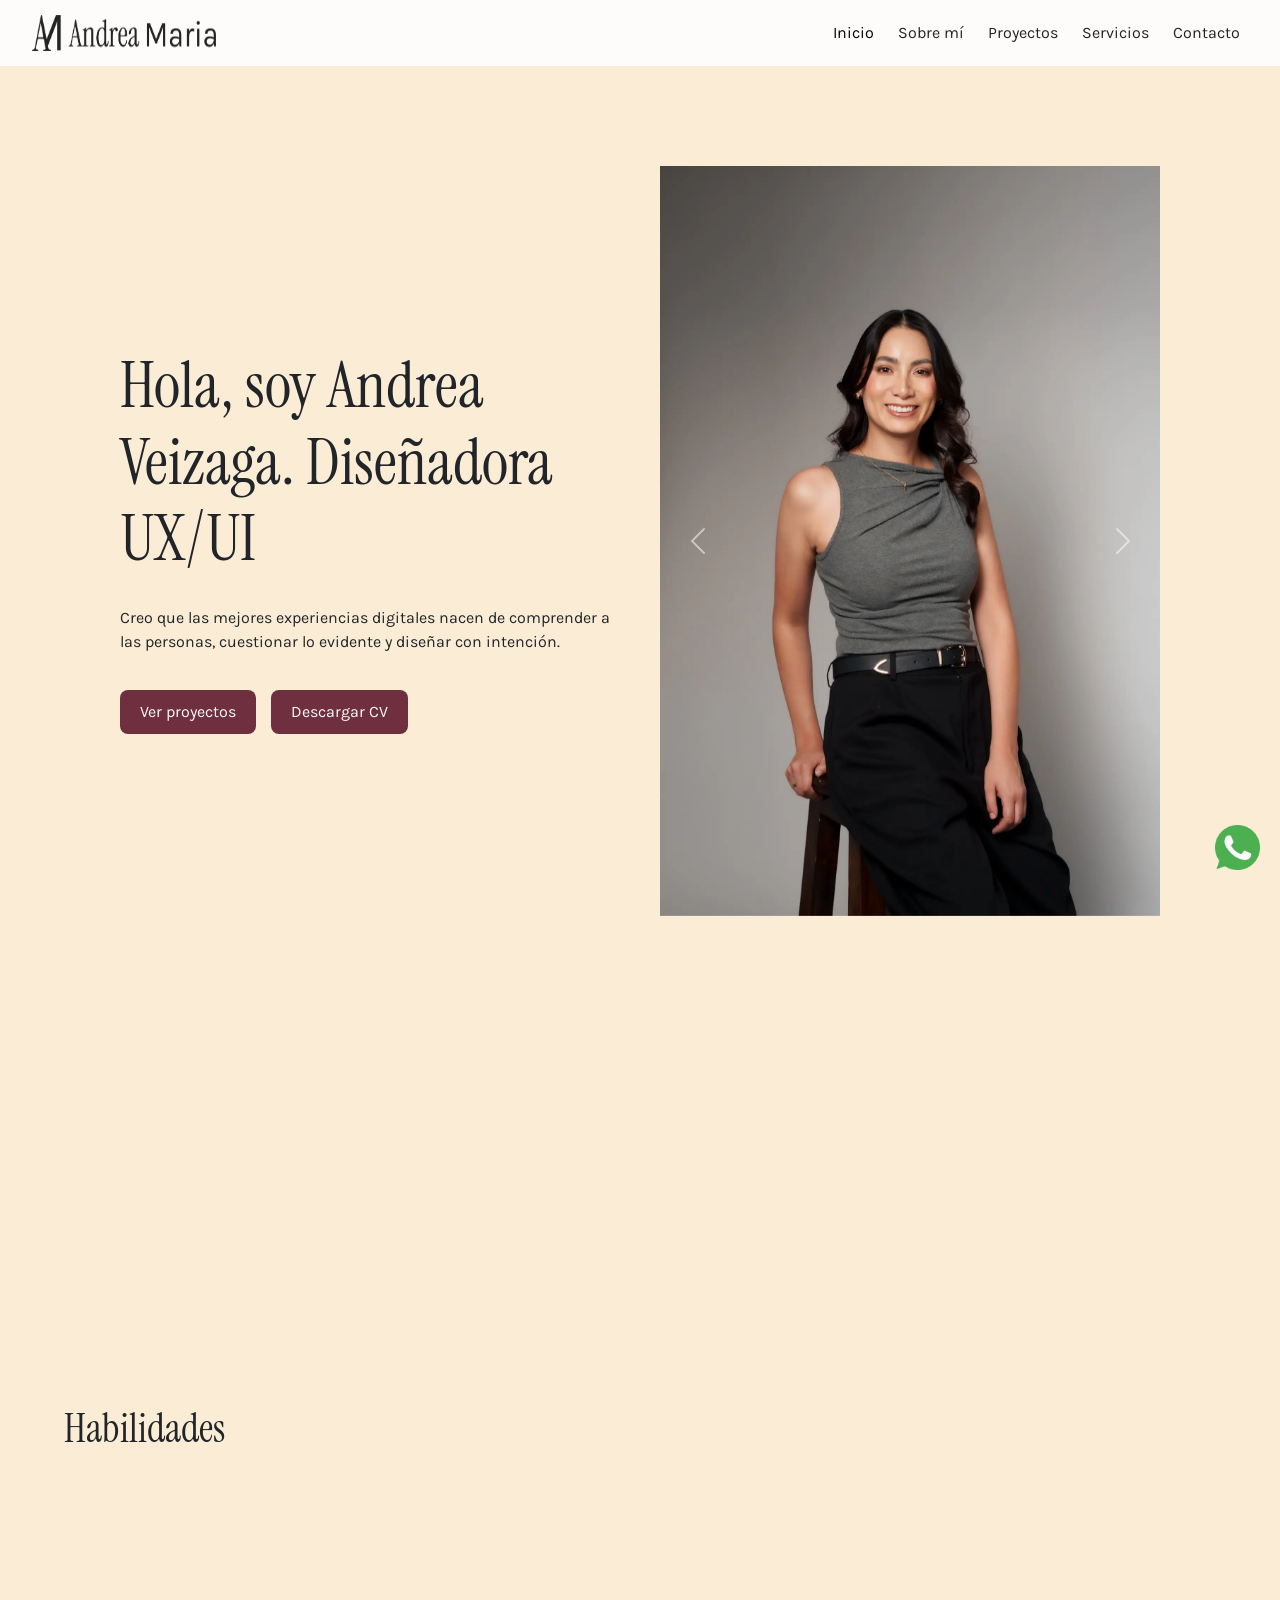
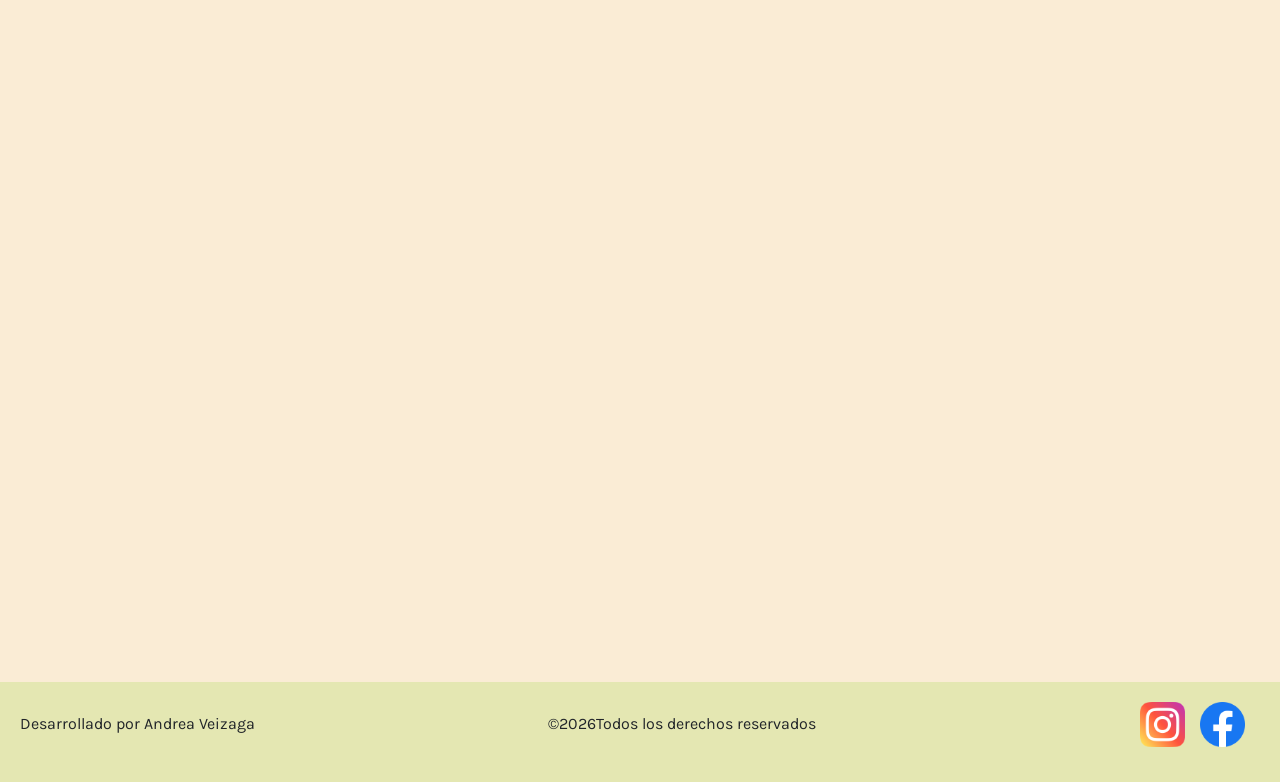
<file: index.html>
<!DOCTYPE html>
<html lang="es">

<head>
  <meta charset="UTF-8">
  <meta name="viewport" content="width=device-width, initial-scale=1.0">
  <!-- bootstrap -->
  <link href="https://cdn.jsdelivr.net/npm/bootstrap@5.3.8/dist/css/bootstrap.min.css" rel="stylesheet"
    integrity="sha384-sRIl4kxILFvY47J16cr9ZwB07vP4J8+LH7qKQnuqkuIAvNWLzeN8tE5YBujZqJLB" crossorigin="anonymous">
  <!--  AOS Animate-->
  <link href="https://unpkg.com/aos@2.3.1/dist/aos.css" rel="stylesheet">
  <!-- CSS -->
  <link rel="stylesheet" href="./styles/styles.css">
  <!-- SEO -->
  <title>Andrea Veizaga | Diseñadora UX/UI</title>
  <link rel="shortcut icon" href="./assets/favicon.png" type="image/x-icon">
  <meta name="description" content="Portfolio de Andrea Veizaga, diseñadora UX/UI. Conoce mis proyectos de investigación, UX Writing, diseño de interfaces y prototipado.">
  <meta name="author" content="Andrea Veizaga">
  <meta name="url" content="https://portfolio-andrea-veizaga.vercel.app/">
  <!-- opengrapgs -->
  <meta property="og:title" content="Andrea Veizaga | Diseñadora UX/UI">
  <meta property="og:description" content="Portfolio de Andrea Veizaga, diseñadora UX/UI. Conoce mis proyectos de investigación, UX Writing, diseño de interfaces y prototipado.">
  <meta property="og:type" content="website">
  <meta property="og:url" content="https://portfolio-andrea-veizaga.vercel.app/">
  <meta property="og:image" content="https://raw.githubusercontent.com/andreaveizagatapia-hub/Portfolio-Andrea-Veizaga/refs/heads/main/assets/logo_princpal.png">
  <meta property="og:locale" content="es_BO">
  <!-- Keywords -->
   <meta name="keywords" content="Andrea Veizaga, diseñadora UX/UI, UX UI Bolivia, diseño UX, diseño UI, UX Research, UX Writing, portfolio UX/UI">
</head>

<body>
  <header>
    <nav class="navbar navbar-expand-lg">
      <div class="container-fluid">
        <a class="navbar-brand" href="./index.html">
          <img class="logo" src="./assets/logo_princpal.png" alt="logo de marca personal Andrea Maria Veizaga"
            title="logo de Andrea Veizaga">
        </a>
        <button class="navbar-toggler" type="button" data-bs-toggle="collapse" data-bs-target="#navbarNav"
          aria-controls="navbarNav" aria-expanded="false" aria-label="Abrir menú">
          <span class="navbar-toggler-icon"></span>
        </button>
        <div class="collapse navbar-collapse" id="navbarNav">
          <ul class="navbar-nav ms-auto">
            <li class="nav-item">
              <a class="nav-link active" href="#" aria-label="Inicio" title="Inicio">Inicio</a>
            </li>
            <li class="nav-item">
              <a class="nav-link" href="./pages/sobremi.html" aria-label="Sobre mí" title="Sobre mí">Sobre mí</a>
            </li>
            <li class="nav-item">
              <a class="nav-link" href="./pages/proyectos.html" aria-label="Proyectos" title="Proyectos">Proyectos</a>
            </li>
            <li class="nav-item">
              <a class="nav-link" href="./pages/servicios.html" aria-label="Servicios" title="Servicios">Servicios</a>
            </li>
            <li class="nav-item">
              <a class="nav-link" href="./pages/contacto.html" aria-label="Contacto" title="Contacto">Contacto</a>
            </li>
          </ul>
        </div>
      </div>
    </nav>
  </header>
  <main>
    <section class="hero">
      <div class="herotexto">
        <h1>Hola, soy Andrea Veizaga. Diseñadora UX/UI</h1>
        <p>Creo que las mejores experiencias digitales nacen de comprender a las personas, cuestionar lo evidente y
          diseñar con intención. </p>
        <nav>
          <a href="./pages/proyectos.html">Ver proyectos</a>
          <a href="./assets/cv.pdf" download="">Descargar CV</a>
        </nav>
      </div>
      <!-- carrusel -->
      <div id="carouselExampleInterval" class="carousel slide fotohero" data-bs-ride="carousel">
        <div class="carousel-inner">
          <div class="carousel-item active" data-bs-interval="5000">
            <img src="./assets/Fotos/fotoinicio.webp" class="d-block w-100 fotoinicio"
              alt="fotografía de Andrea Veizaga de costado" title="Fotografía Andrea Veizaga">
          </div>
          <div class="carousel-item" data-bs-interval="5000">
            <img src="./assets/Fotos/fotoinicio1.webp" class="d-block w-100 fotoinicio"
              alt="fotografía de Andrea Veizaga sentada" title="Fotografía Andrea Veizaga"> 
          </div>
          <div class="carousel-item" data-bs-interval="5000">
            <img src="./assets/Fotos/fotoinicio2.webp" class="d-block w-100 fotoinicio"
              alt="fotografía de Andrea Veizaga con una computadora" title="Fotografía Andrea Veizaga">
          </div>
        </div>
        <button class="carousel-control-prev" type="button" data-bs-target="#carouselExampleInterval"
          data-bs-slide="prev">
          <span class="carousel-control-prev-icon" aria-hidden="true"></span>
          <span class="visually-hidden">Anterior</span>
        </button>
        <button class="carousel-control-next" type="button" data-bs-target="#carouselExampleInterval"
          data-bs-slide="next">
          <span class="carousel-control-next-icon" aria-hidden="true"></span>
          <span class="visually-hidden">Siguiente</span>
        </button>
      </div>
    </section>
    <section>
      <article class="biografia" data-aos="fade-up" data-aos-duration="2000">
        <h2>Biografía</h2>
        <p class="textobio">
          Mi camino hacia UX/UI comenzó mucho antes de aprender a diseñar productos digitales. Mi experiencia me enseñó
          a comprender las necesidades de las personas, alinear objetivos y buscar soluciones desde una perspectiva
          estratégica del negocio.
          Fue en UX/UI donde descubrí la forma de conectar esa visión con el diseño para crear experiencias claras,
          útiles y con propósito. Hoy disfruto diseñando productos digitales que generen valor tanto para las personas
          como para el negocio.
        </p>
      </article>
    </section>
    <section class="habilidades">
      <article>
        <h2>Habilidades</h2>
      </article>
      <article>
        <ul class="lista_habilidades">
          <li data-aos="fade-up" data-aos-anchor-placement="bottom-bottom">Investigación de usuarios (UX Research)</li>
          <li data-aos="fade-up" data-aos-anchor-placement="bottom-bottom">Entrevistas y encuestas</li>
          <li data-aos="fade-up" data-aos-anchor-placement="bottom-bottom"> Testeos de usabilidad</li>
          <li data-aos="fade-up" data-aos-anchor-placement="bottom-bottom">Arquitectura de la información</li>
          <li data-aos="fade-up" data-aos-anchor-placement="bottom-bottom">User Persona</li>
          <li data-aos="fade-up" data-aos-anchor-placement="bottom-bottom">User Journey Map</li>
          <li data-aos="fade-up" data-aos-anchor-placement="bottom-bottom">Wireframing y prototipado en Figma</li>
          <li data-aos="fade-up" data-aos-anchor-placement="bottom-bottom">Diseño de interfaces (UI)</li>
          <li data-aos="fade-up" data-aos-anchor-placement="bottom-bottom">UX Writing</li>
        </ul>
      </article>
    </section>
  </main>
  <footer>
    <p>Desarrollado por Andrea Veizaga</p>
    <p>&copy;<span id="year"></span>Todos los derechos reservados</p>
    <nav class="footernav">
      <ul class="rss">
        <li>
          <a href="https://www.instagram.com/andreamaria.vt/" target="_blank" title="Instagram" aria-label="Instagram">
            <img class="logo_rss" src="./assets/logos/instagram.png" alt="Logo de instagram"
              title="logo de instagram">
          </a>
        </li>
        <li>
          <a href="https://www.facebook.com/andrea.veizagatapia" target="_blank" title="Facebook" aria-label="Facebook">
            <img class="logo_rss" src="./assets/logos/facebook.png" alt="Logo de Facebook" title="logo de Facebook">
          </a>
        </li>
        <li>
          <a href="https://wa.me/+59176989090" target="_blank" title="WhatsApp" aria-label="WhatsApp">
            <img class="logo_ws" src="./assets/logos/whatsapp.png" alt="Logo de WhatsApp" title="logo de WhatsApp">
          </a>
        </li>
      </ul>
    </nav>
  </footer>
  <script>
    document.getElementById('year').textContent = new Date().getFullYear();
  </script>
  <!-- Bootstrap -->
  <script src="https://cdn.jsdelivr.net/npm/bootstrap@5.3.8/dist/js/bootstrap.bundle.min.js"
    integrity="sha384-FKyoEForCGlyvwx9Hj09JcYn3nv7wiPVlz7YYwJrWVcXK/BmnVDxM+D2scQbITxI"
    crossorigin="anonymous"></script>
  <!-- AOS Animated -->
   <script src="https://unpkg.com/aos@2.3.1/dist/aos.js"></script>
   <script>
    AOS.init();
   </script>
</body>

</html>
</file>
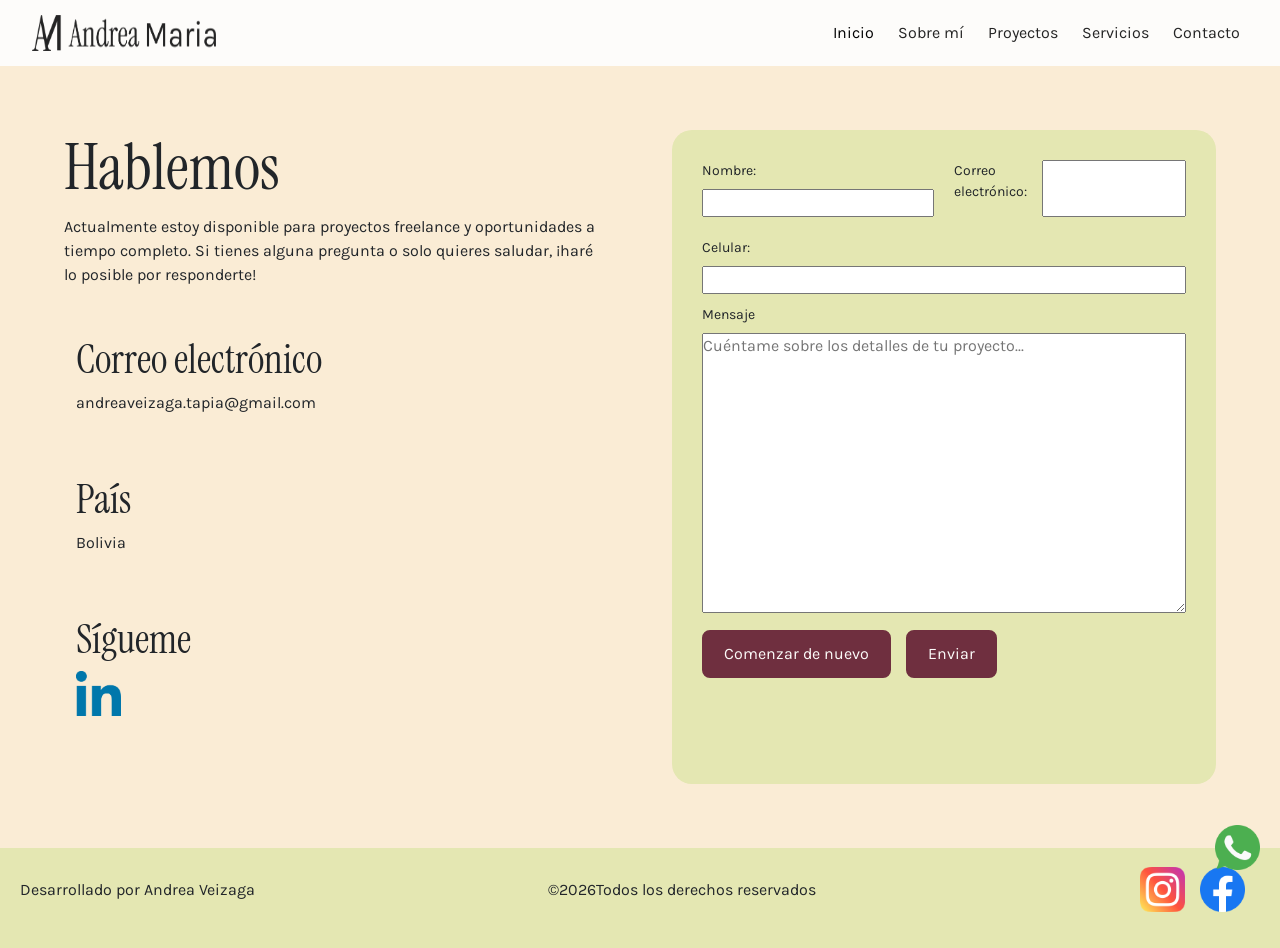
<file: pages/contacto.html>
<!DOCTYPE html>
<html lang="es">

<head>
    <meta charset="UTF-8">
    <meta name="viewport" content="width=device-width, initial-scale=1.0">
    <!-- Bootstrap -->
    <link href="https://cdn.jsdelivr.net/npm/bootstrap@5.3.8/dist/css/bootstrap.min.css" rel="stylesheet"
        integrity="sha384-sRIl4kxILFvY47J16cr9ZwB07vP4J8+LH7qKQnuqkuIAvNWLzeN8tE5YBujZqJLB" crossorigin="anonymous">
    <!-- css -->
    <link rel="stylesheet" href="../styles/styles.css">
    <!-- SEO -->
    <title>Contacto | Andrea Veizaga</title>
    <link rel="shortcut icon" href="../assets/favicon.png" type="image/x-icon">
    <meta name="description" content="Contacta a Andrea Veizaga, diseñadora UX/UI interesada en oportunidades laborales de tiempo completo.">
    <meta property="og:title" content="Contacto | Andrea Veizaga">
    <meta property="og:description" content="¿Hablamos? Contacta a Andrea Veizaga, diseñadora UX/UI disponible para oportunidades a tiempo completo y proyectos freelance.">
    <meta property="og:type" content="website">
    <meta property="og:url" content="https://portfolio-andrea-veizaga.vercel.app/pages/contacto.html">
    <meta property="og:locale" content="es_BO">
    <meta property="og:site_name" content="Andrea Veizaga | Portfolio UX/UI">
    <!-- keywords -->
     <meta name="keywords" content="contacto diseñadora UX/UI, Andrea Veizaga, diseñadora UX/UI Bolivia, oportunidades UX/UI, trabajo UX/UI, diseñadora UX/UI freelance">
</head>

<body>
    <header>
        <nav class="navbar navbar-expand-lg">
            <div class="container-fluid">
                <a class="navbar-brand" href="../index.html">
                    <img class="logo" src="../assets/logo_princpal.png"
                        alt="logo de marca personal Andrea Maria Veizaga" title="logo de Andrea Veizaga">
                </a>
                <button class="navbar-toggler" type="button" data-bs-toggle="collapse" data-bs-target="#navbarNav"
                    aria-controls="navbarNav" aria-expanded="false" aria-label="Abrir menú">
                    <span class="navbar-toggler-icon"></span>
                </button>
                <div class="collapse navbar-collapse" id="navbarNav">
                    <ul class="navbar-nav ms-auto">
                        <li class="nav-item">
                            <a class="nav-link active" href="../index.html" aria-label="Inicio"
                                title="Inicio">Inicio</a>
                        </li>
                        <li class="nav-item">
                            <a class="nav-link" href="./sobremi.html" aria-label="Sobre mí" title="Sobre mí">Sobre
                                mí</a>
                        </li>
                        <li class="nav-item">
                            <a class="nav-link" href="./proyectos.html" aria-label="Proyectos"
                                title="Proyectos">Proyectos</a>
                        </li>
                        <li class="nav-item">
                            <a class="nav-link" href="./servicios.html" aria-label="Servicios"
                                title="Servicios">Servicios</a>
                        </li>
                        <li class="nav-item">
                            <a class="nav-link" href="#" aria-label="Contacto" title="Contacto">Contacto</a>
                        </li>
                    </ul>
                </div>
            </div>
        </nav>
    </header>
    <main class="contacto">
        <section class="info_contacto">
            <h1>Hablemos</h1>
            <p>Actualmente estoy disponible para proyectos freelance y oportunidades a tiempo completo.
                Si tienes alguna pregunta o solo quieres saludar, ¡haré lo posible por responderte!</p>
            <ul class="datos">
                <li>
                    <h2>Correo electrónico</h2>
                    <p>andreaveizaga.tapia@gmail.com</p>
                </li>
                <li>
                    <h2>País</h2>
                    <p>Bolivia</p>
                </li>
                <li>
                    <h2>Sígueme</h2>
                    <nav>
                        <a href="https://www.linkedin.com/in/andreaveizagatapia/" target="_blank" title="Linkedin"
                            aria-label="Linkedin">
                            <img class="logo_rss" src="../assets/logos/logolinkedin.png" alt="logo de Linkedin"
                                title="logo de Linkedin">
                        </a>
                    </nav>
                </li>
            </ul>
        </section>
        <form class="formulario">
            <div class="fila_form">
                <div>
                    <label for="nombre">Nombre:</label>
                    <input class="campo_form" type="text">
                </div>
                <div>
                    <label for="correo">Correo electrónico:</label>
                    <input class="campo_form" type="email" name="" id="">
                </div>
            </div>
            <div>
                <label for="celular">Celular:</label>
                <input class="campo_form" type="tel" name="" id="">
            </div>
            <div>
                <label for="Mensaje:">Mensaje</label>
                <textarea class="campo_form" name="mensaje" id="mensaje"
                    placeholder="Cuéntame sobre los detalles de tu proyecto..."></textarea>
            </div>
            <div>
                <input class="boton_formulario" type="reset" value="Comenzar de nuevo">
                <input class="boton_formulario" type="submit" value="Enviar">
            </div>
        </form>
    </main>
    <footer>
        <p>Desarrollado por Andrea Veizaga</p>
        <p>&copy;<span id="year"></span>Todos los derechos reservados</p>
        <nav class="footernav">
            <ul class="rss">
                <li>
                    <a href="https://www.instagram.com/andreamaria.vt/" target="_blank" title="Instagram"
                        aria-label="Instagram">
                        <img class="logo_rss" src="../assets/logos/instagram.png" alt="Logo de instagram"
                            title="logo de instagram">
                    </a>
                </li>
                <li>
                    <a href="https://www.facebook.com/andrea.veizagatapia" target="_blank" title="Facebook"
                        aria-label="Facebook">
                        <img class="logo_rss" src="../assets/logos/facebook.png" alt="Logo de Facebook"
                            title="logo de Facebook">
                    </a>
                </li>
                <li>
                    <a href="https://wa.me/+59176989090" target="_blank" title="WhatsApp" aria-label="WhatsApp">
                        <img class="logo_ws" src="../assets/logos/whatsapp.png" alt="Logo de WhatsApp"
                            title="logo de WhatsApp">
                    </a>
                </li>
            </ul>
        </nav>
    </footer>
    <script>
        document.getElementById('year').textContent = new Date().getFullYear();
    </script>
    <!-- Bootstrap -->
    <script src="https://cdn.jsdelivr.net/npm/bootstrap@5.3.8/dist/js/bootstrap.bundle.min.js"
        integrity="sha384-FKyoEForCGlyvwx9Hj09JcYn3nv7wiPVlz7YYwJrWVcXK/BmnVDxM+D2scQbITxI"
        crossorigin="anonymous"></script>
</body>

</html>
</file>
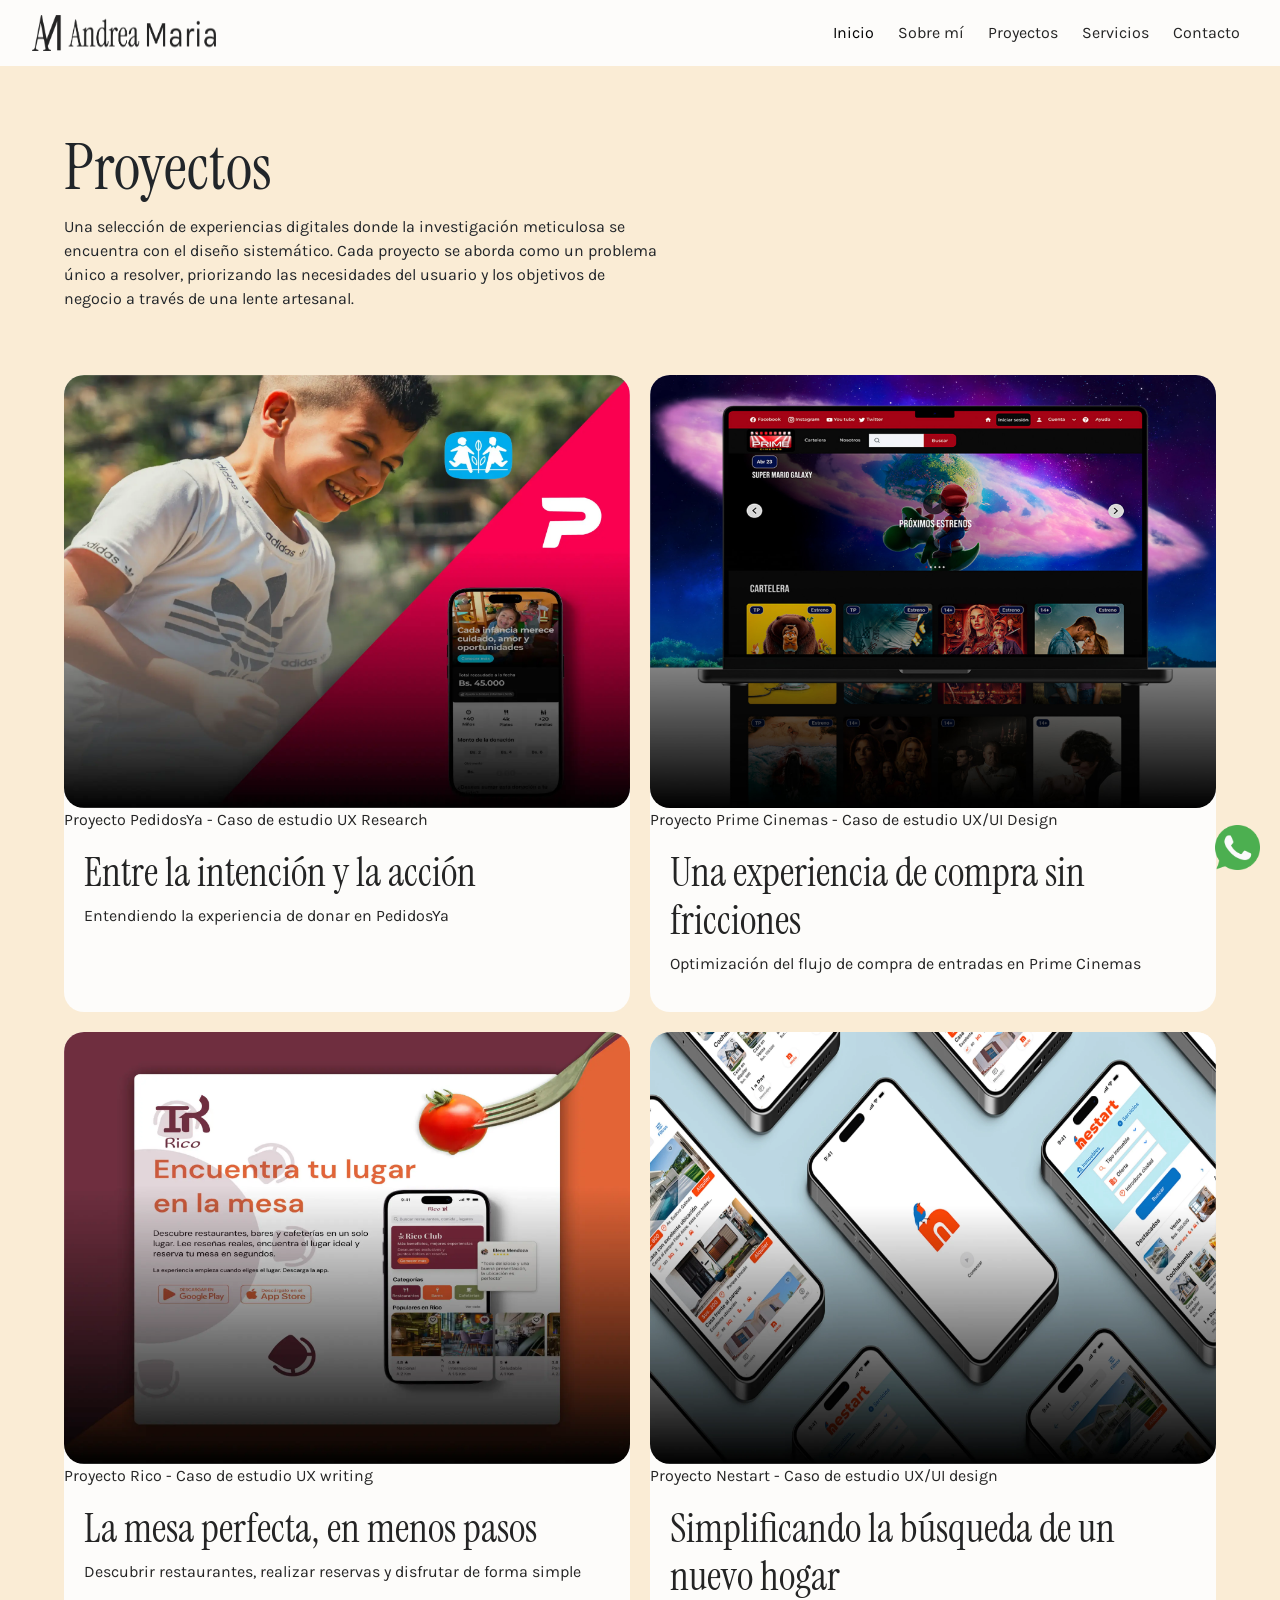
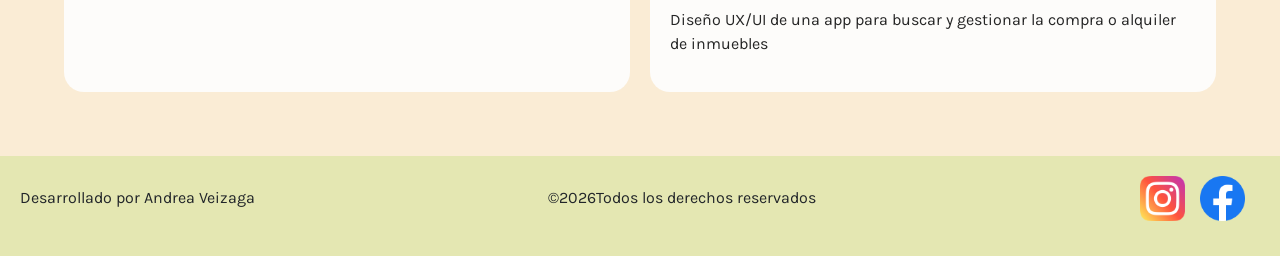
<file: pages/proyectos.html>
<!DOCTYPE html>
<html lang="es">

<head>
    <meta charset="UTF-8">
    <meta name="viewport" content="width=device-width, initial-scale=1.0">
    <!-- Bootstrap -->
    <link href="https://cdn.jsdelivr.net/npm/bootstrap@5.3.8/dist/css/bootstrap.min.css" rel="stylesheet"
        integrity="sha384-sRIl4kxILFvY47J16cr9ZwB07vP4J8+LH7qKQnuqkuIAvNWLzeN8tE5YBujZqJLB" crossorigin="anonymous">
    <!-- CSS -->
    <link rel="stylesheet" href="../styles/styles.css">
    <!-- SEO -->
    <title>Proyectos UX/UI | Andrea Veizaga</title>
    <link rel="shortcut icon" href="../assets/favicon.png" type="image/x-icon">
    <meta name="description" content="Explora los proyectos UX/UI de Andrea Veizaga, desde investigación y UX Writing hasta diseño de interfaces y prototipado.">
    <meta property="og:title" content="Proyectos UX/UI | Andrea Veizaga">
    <meta property="og:description" content="Explora los proyectos UX/UI de Andrea Veizaga: UX Research, UX Writing, diseño de interfaces y prototipado.">
    <meta property="og:type" content="website">
    <meta property="og:url" content="https://portfolio-andrea-veizaga.vercel.app/pages/proyectos.html">
    <meta property="og:locale" content="es_BO">
    <meta property="og:site_name" content="Andrea Veizaga | Portfolio UX/UI">
    <!-- keywords -->
     <meta name="keywords" content="proyectos UX/UI, portfolio UX/UI, casos de estudio UX, UX Research, UX Writing, diseño de interfaces, prototipado, Andrea Veizaga">
</head>

<body>
    <header>
        <nav class="navbar navbar-expand-lg">
            <div class="container-fluid">
                <a class="navbar-brand" href="../index.html">
                    <img class="logo" src="../assets/logo_princpal.png"
                        alt="logo de marca personal Andrea Maria Veizaga" title="logo de Andrea Veizaga">
                </a>
                <button class="navbar-toggler" type="button" data-bs-toggle="collapse" data-bs-target="#navbarNav"
                    aria-controls="navbarNav" aria-expanded="false" aria-label="Abrir menú">
                    <span class="navbar-toggler-icon"></span>
                </button>
                <div class="collapse navbar-collapse" id="navbarNav">
                    <ul class="navbar-nav ms-auto">
                        <li class="nav-item">
                            <a class="nav-link active" href="../index.html" aria-label="Inicio"
                                title="Inicio">Inicio</a>
                        </li>
                        <li class="nav-item">
                            <a class="nav-link" href="./sobremi.html" aria-label="Sobre mí" title="Sobre mí">Sobre
                                mí</a>
                        </li>
                        <li class="nav-item">
                            <a class="nav-link" href="#" aria-label="Proyectos" title="Proyectos">Proyectos</a>
                        </li>
                        <li class="nav-item">
                            <a class="nav-link" href="./servicios.html" aria-label="Servicios"
                                title="Servicios">Servicios</a>
                        </li>
                        <li class="nav-item">
                            <a class="nav-link" href="./contacto.html" aria-label="Contacto"
                                title="Contacto">Contacto</a>
                        </li>
                    </ul>
                </div>
            </div>
        </nav>
    </header>
    <main>
        <section class="proyectos">
            <article>
                <h1>Proyectos</h1>
            </article>
            <article class="texto_proyectos">
                <p>Una selección de experiencias digitales donde la investigación meticulosa se encuentra con el diseño
                    sistemático. Cada proyecto se aborda como un problema único a resolver, priorizando las necesidades
                    del usuario y los objetivos de negocio a través de una lente artesanal.</p>
            </article>
        </section>
        <section class="mis_proyectos">
            <a href="#" class="un_proyecto">
                <figure>
                    <img class="fotoproyecto" src="../assets/Fotos/portada_pedidosya.webp"
                        alt="Portada del caso de estudio del proyecto PedidosYa" title="Proyecto PedidosYa">
                    <figcaption>Proyecto PedidosYa - Caso de estudio UX Research</figcaption>
                </figure>
                <div class="titulo_proy">
                    <h2>Entre la intención y la acción</h2>
                    <p>Entendiendo la experiencia de donar en PedidosYa</p>
                </div>
            </a>
            <a href="#" class="un_proyecto">
                <figure>
                    <img class="fotoproyecto" src="../assets/Fotos/portada_prime.jpg"
                        alt="Portada del caso de estudio del proyecto Prime Cinemas" title="Proyecto Prime Cinemas">
                    <figcaption>Proyecto Prime Cinemas - Caso de estudio UX/UI Design</figcaption>
                </figure>
                <div class="titulo_proy">
                    <h2>Una experiencia de compra sin fricciones</h2>
                    <p>Optimización del flujo de compra de entradas en Prime Cinemas</p>
                </div>
            </a>
            <a href="#" class="un_proyecto">
                <figure>
                    <img class="fotoproyecto" src="../assets/Fotos/portada_rico.webp"
                        alt="Portada del caso de estudio del proyecto Rico" title="Proyecto Rico">
                    <figcaption> Proyecto Rico - Caso de estudio UX writing</figcaption>
                </figure>
                <div class="titulo_proy">
                    <h2>La mesa perfecta, en menos pasos</h2>
                    <p>Descubrir restaurantes, realizar reservas y disfrutar de forma simple</p>
                </div>
            </a>
            <a href="#" class="un_proyecto">
                <figure>
                    <img class="fotoproyecto" src="../assets/Fotos/portada_nestart.webp"
                        alt="Portada del caso de estudio del proyecto Nestart" title="Proyecto Nestart">
                    <figcaption> Proyecto Nestart - Caso de estudio UX/UI design</figcaption>
                </figure>
                <div class="titulo_proy">
                    <h2>Simplificando la búsqueda de un nuevo hogar</h2>
                    <p>Diseño UX/UI de una app para buscar y gestionar la compra o alquiler de inmuebles</p>
                </div>
            </a>
        </section>
    </main>
    <footer>
        <p>Desarrollado por Andrea Veizaga</p>
        <p>&copy;<span id="year"></span>Todos los derechos reservados</p>
        <nav class="footernav">
            <ul class="rss">
                <li>
                    <a href="https://www.instagram.com/andreamaria.vt/" target="_blank" title="Instagram"
                        aria-label="Instagram">
                        <img class="logo_rss" src="../assets/logos/instagram.png" alt="Logo de instagram"
                            title="logo de instagram">
                    </a>
                </li>
                <li>
                    <a href="https://www.facebook.com/andrea.veizagatapia" target="_blank" title="Facebook"
                        aria-label="Facebook">
                        <img class="logo_rss" src="../assets/logos/facebook.png" alt="Logo de Facebook"
                            title="logo de Facebook">
                    </a>
                </li>
                <li>
                    <a href="https://wa.me/+59176989090" target="_blank" title="WhatsApp" aria-label="WhatsApp">
                        <img class="logo_ws" src="../assets/logos/whatsapp.png" alt="Logo de WhatsApp"
                            title="logo de WhatsApp">
                    </a>
                </li>
            </ul>
        </nav>
    </footer>
    <script>
        document.getElementById('year').textContent = new Date().getFullYear();
    </script>
    <!-- Bootstrap -->
    <script src="https://cdn.jsdelivr.net/npm/bootstrap@5.3.8/dist/js/bootstrap.bundle.min.js"
        integrity="sha384-FKyoEForCGlyvwx9Hj09JcYn3nv7wiPVlz7YYwJrWVcXK/BmnVDxM+D2scQbITxI"
        crossorigin="anonymous"></script>
</body>

</html>
</file>
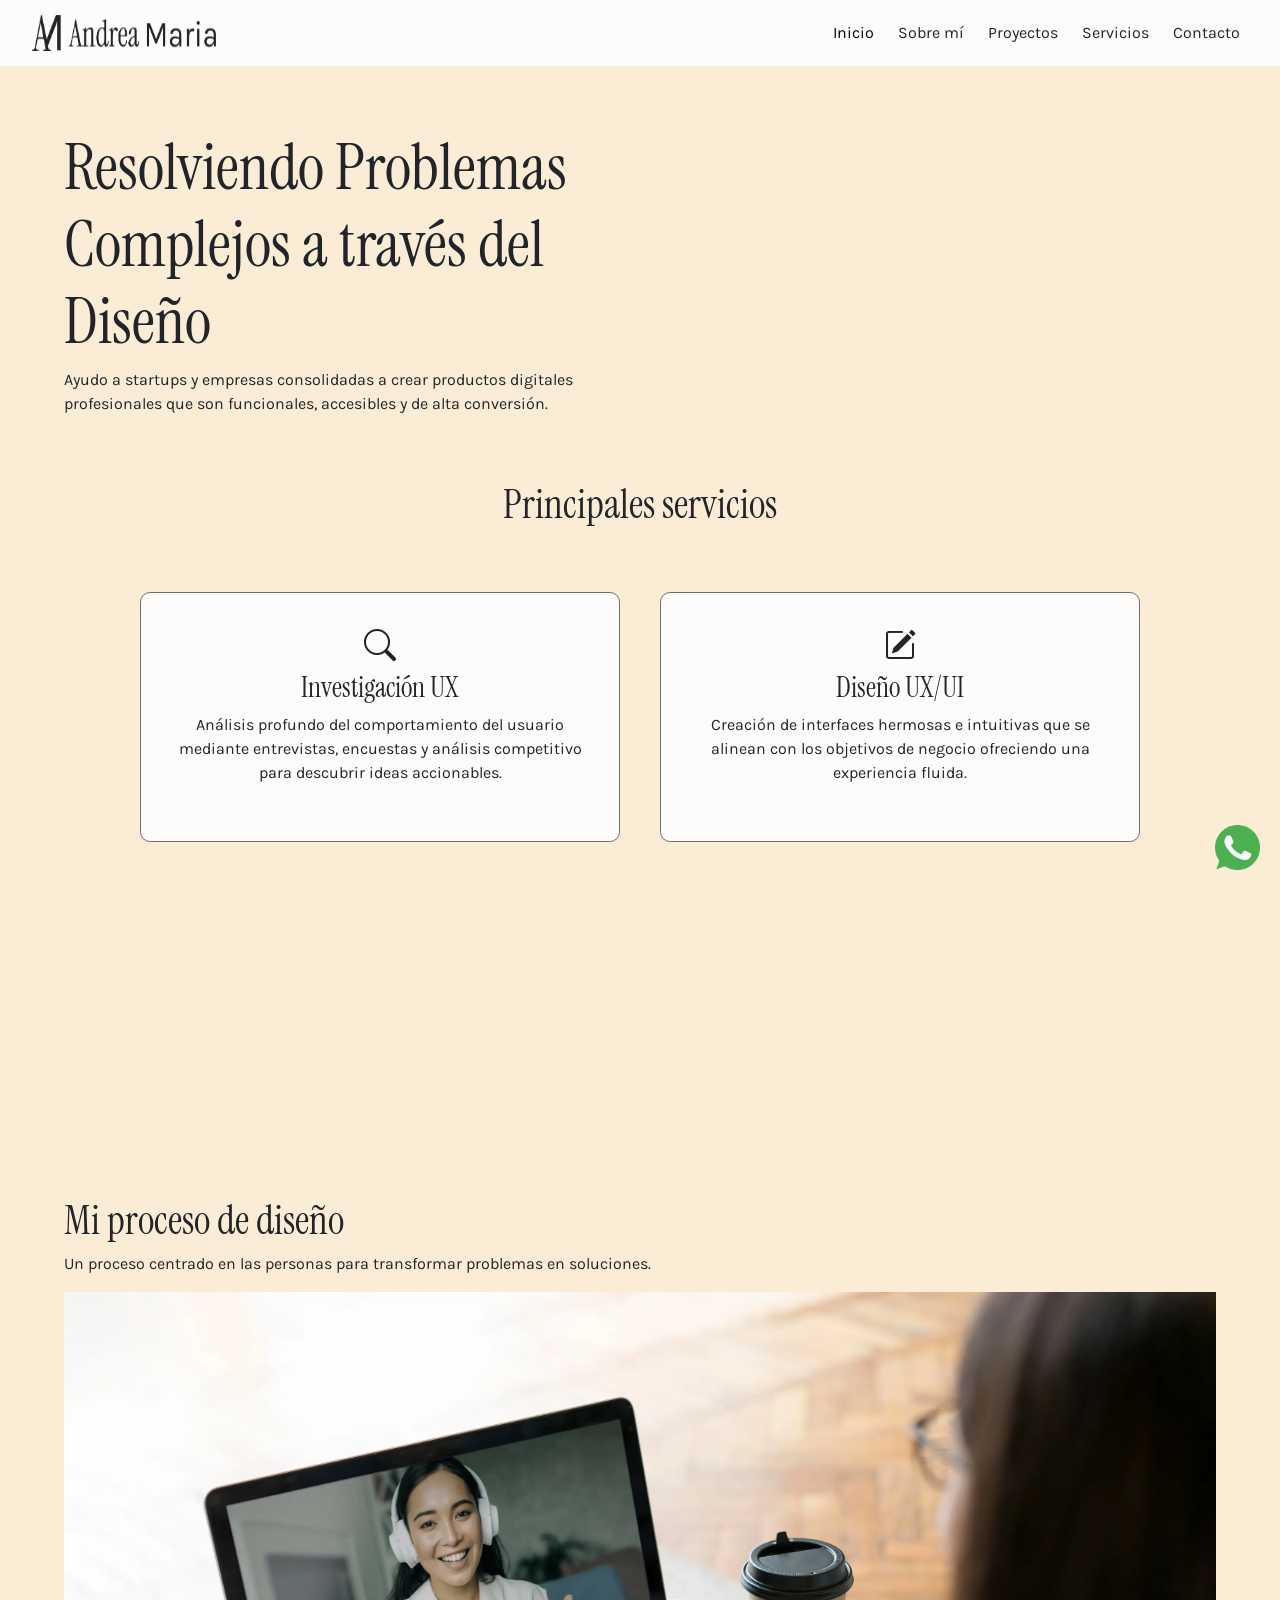
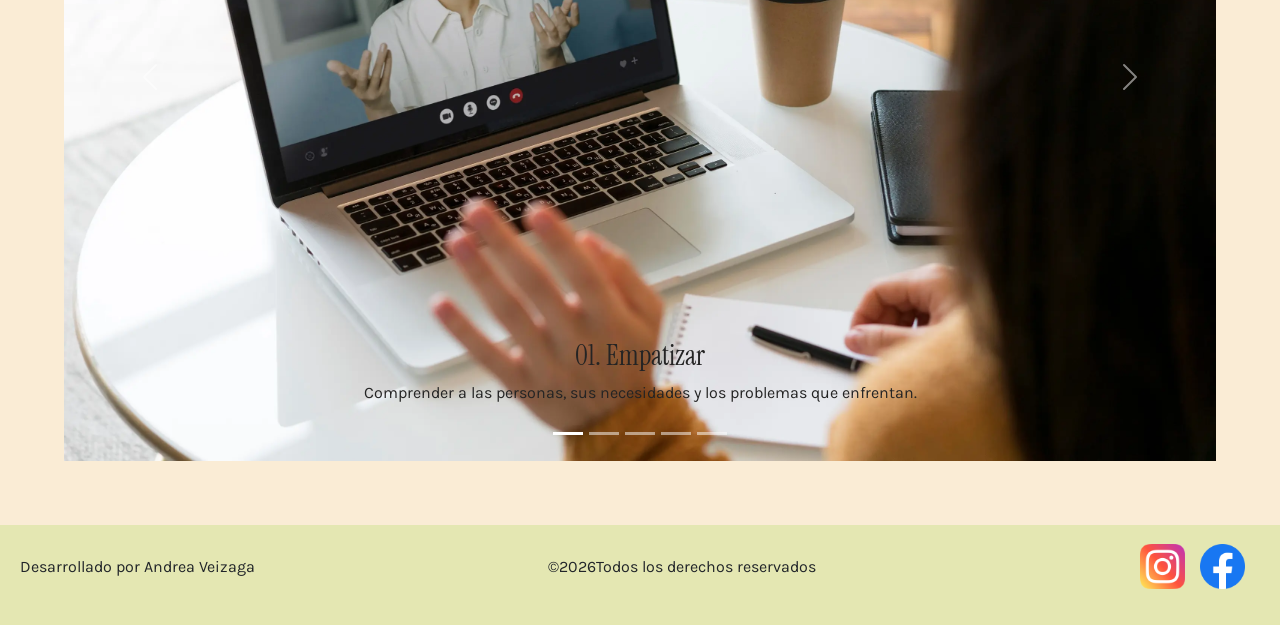
<file: pages/servicios.html>
<!DOCTYPE html>
<html lang="es">

<head>
  <meta charset="UTF-8">
  <meta name="viewport" content="width=device-width, initial-scale=1.0">
  <!-- Bootstrap -->
  <link href="https://cdn.jsdelivr.net/npm/bootstrap@5.3.8/dist/css/bootstrap.min.css" rel="stylesheet"
    integrity="sha384-sRIl4kxILFvY47J16cr9ZwB07vP4J8+LH7qKQnuqkuIAvNWLzeN8tE5YBujZqJLB" crossorigin="anonymous">
  <!-- Boostrap icons -->
  <link rel="stylesheet" href="https://cdn.jsdelivr.net/npm/bootstrap-icons@1.13.1/font/bootstrap-icons.min.css">
  <!--  AOS Animate-->
  <link href="https://unpkg.com/aos@2.3.1/dist/aos.css" rel="stylesheet">
  <!-- CSS -->
  <link rel="stylesheet" href="../styles/styles.css">
  <!-- SEO -->
  <title>Servicios UX/UI | Andrea Veizaga</title>
  <link rel="shortcut icon" href="../assets/favicon.png" type="image/x-icon">
  <meta name="description"
    content="Conoce los servicios de diseño UX/UI de Andrea Veizaga, desde investigación y UX Writing hasta diseño de interfaces y prototipado.">
  <meta property="og:title" content="Servicios UX/UI | Andrea Veizaga">
  <meta property="og:description"
    content="Conoce mis servicios de Investigación UX, Diseño UX/UI, Rediseño de producto y Prototipado en Figma.">
  <meta property="og:type" content="website">
  <meta property="og:url" content="https://portfolio-andrea-veizaga.vercel.app/pages/servicios.html">
  <meta property="og:locale" content="es_BO">
  <meta property="og:site_name" content="Andrea Veizaga | Portfolio UX/UI">
  <!-- keywords -->
  <meta name="keywords"
    content="servicios UX/UI, investigación UX, diseño UX/UI, diseño de interfaces, rediseño de producto, prototipado Figma, UX Research, UX Writing">
</head>

<body>
  <header>
    <nav class="navbar navbar-expand-lg">
      <div class="container-fluid">
        <a class="navbar-brand" href="../index.html">
          <img class="logo" src="../assets/logo_princpal.png" alt="logo de marca personal Andrea Maria Veizaga"
            title="logo de Andrea Veizaga">
        </a>
        <button class="navbar-toggler" type="button" data-bs-toggle="collapse" data-bs-target="#navbarNav"
          aria-controls="navbarNav" aria-expanded="false" aria-label="Abrir menú">
          <span class="navbar-toggler-icon"></span>
        </button>
        <div class="collapse navbar-collapse" id="navbarNav">
          <ul class="navbar-nav ms-auto">
            <li class="nav-item">
              <a class="nav-link active" href="../index.html" aria-label="Inicio" title="Inicio">Inicio</a>
            </li>
            <li class="nav-item">
              <a class="nav-link" href="./sobremi.html" aria-label="Sobre mí" title="Sobre mí">Sobre mí</a>
            </li>
            <li class="nav-item">
              <a class="nav-link" href="./proyectos.html" aria-label="Proyectos" title="Proyectos">Proyectos</a>
            </li>
            <li class="nav-item">
              <a class="nav-link" href="#" aria-label="Servicios" title="Servicios">Servicios</a>
            </li>
            <li class="nav-item">
              <a class="nav-link" href="./contacto.html" aria-label="Contacto" title="Contacto">Contacto</a>
            </li>
          </ul>
        </div>
      </div>
    </nav>
  </header>
  <main>
    <section class="titulo_serv">
      <h1>Resolviendo Problemas Complejos a través del Diseño</h1>
      <p>Ayudo a startups y empresas consolidadas a crear productos digitales profesionales que son funcionales,
        accesibles y de alta conversión.</p>
    </section>
    <section class="servicios">
      <article class="h2_serv">
        <h2>Principales servicios</h2>
      </article>
      <ul class="lista_serv">
        <li data-aos="fade-up" data-aos-duration="500">
          <i class="bi bi-search icono-servicio"></i>
          <h3>Investigación UX</h3>
          <p>Análisis profundo del comportamiento del usuario mediante entrevistas, encuestas y análisis competitivo
            para descubrir ideas accionables.</p>
        </li>
        <li data-aos="fade-up" data-aos-duration="500">
          <i class="bi bi-pencil-square icono-servicio"></i>
          <h3>Diseño UX/UI</h3>
          <p>Creación de interfaces hermosas e intuitivas que se alinean con los objetivos de negocio ofreciendo una
            experiencia fluida.</p>
        </li>
        <li data-aos="fade-up" data-aos-duration="500">
          <i class="bi bi-arrow-repeat icono-servicio"></i>
          <h3>Rediseño de producto</h3>
          <p>Modernización de software y aplicaciones heredadas para mejorar la usabilidad, accesibilidad y el atractivo
            estético general.</p>
        </li>
        <li data-aos="fade-up" data-aos-duration="500">
          <i class="bi bi-phone icono-servicio"></i>
          <h3>Prototipado en Figma</h3>
          <p>Construcción de prototipos interactivos de alta fidelidad que se ven y se sienten como un producto real
            para pruebas y presentaciones.</p>
        </li>
      </ul>
    </section>
    <!-- carrusel -->
    <section class="proceso">
      <h2>Mi proceso de diseño</h2>
      <p>Un proceso centrado en las personas para transformar problemas en soluciones.</p>

      <div id="carouselExampleCaptions" class="carousel slide">
        <div class="carousel-indicators">
          <button type="button" data-bs-target="#carouselExampleCaptions" data-bs-slide-to="0" class="active"
            aria-current="true" aria-label="Empatizar"></button>
          <button type="button" data-bs-target="#carouselExampleCaptions" data-bs-slide-to="1"
            aria-label="Definir"></button>
          <button type="button" data-bs-target="#carouselExampleCaptions" data-bs-slide-to="2"
            aria-label="Idear"></button>
          <button type="button" data-bs-target="#carouselExampleCaptions" data-bs-slide-to="3"
            aria-label="Prototipar"></button>
          <button type="button" data-bs-target="#carouselExampleCaptions" data-bs-slide-to="4"
            aria-label="Evaluar"></button>
        </div>
        <div class="carousel-inner">
          <div class="carousel-item active">
            <img src="../assets/Fotos/empatizar.webp" class="d-block w-100"
              alt="Dos mujeres realizando una entrevista por videollamada" title="Proceso de diseño Nº 1 Empatizar">
            <div class="carousel-caption">
              <h3>01. Empatizar</h3>
              <p>Comprender a las personas, sus necesidades y los problemas que enfrentan.</p>
            </div>
          </div>
          <div class="carousel-item">
            <img src="../assets/Fotos/definir.webp" class="d-block w-100"
              alt="Persona analizando información para identificar un problema" title="Proceso de diseño Nº 2 Definir">
            <div class="carousel-caption">
              <h3>0.2 Definir</h3>
              <p>Sintetizar los hallazgos para identificar el problema que realmente debemos resolver.</p>
            </div>
          </div>
          <div class="carousel-item">
            <img src="../assets/Fotos/idear.webp" class="d-block w-100"
              alt="Bocetos de ideas para una interfaz de usuario" title="Proceso de diseño Nº 3 Idear">
            <div class="carousel-caption">
              <h3>0.3 Idear</h3>
              <p>Explorar diferentes ideas y oportunidades para encontrar soluciones relevantes.</p>
            </div>
          </div>
          <div class="carousel-item">
            <img src="../assets/Fotos/prototipar.webp" class="d-block w-100" alt="Diseño de una interfaz de usuario"
              title="Proceso de diseño Nº 4 Prototipar">
            <div class="carousel-caption">
              <h3>0.4 Prototipar</h3>
              <p>Convertir las ideas en soluciones tangibles que puedan visualizarse y probarse.</p>
            </div>
          </div>
          <div class="carousel-item">
            <img src="../assets/Fotos/evaluar.webp" class="d-block w-100"
              alt="Persona analizando los resultados de los testeos de usabilidad"
              title="Proceso de diseño Nº 5 Evaluar">
            <div class="carousel-caption">
              <h3>0.5 Evaluar</h3>
              <p>Validar las soluciones con usuarios, detectar oportunidades de mejora e iterar.</p>
            </div>
          </div>
        </div>
        <button class="carousel-control-prev" type="button" data-bs-target="#carouselExampleCaptions"
          data-bs-slide="prev">
          <span class="carousel-control-prev-icon" aria-hidden="true"></span>
          <span class="visually-hidden">Anterior</span>
        </button>
        <button class="carousel-control-next" type="button" data-bs-target="#carouselExampleCaptions"
          data-bs-slide="next">
          <span class="carousel-control-next-icon" aria-hidden="true"></span>
          <span class="visually-hidden">Siguiente</span>
        </button>
      </div>
    </section>
  </main>
  <footer>
    <p>Desarrollado por Andrea Veizaga</p>
    <p>&copy;<span id="year"></span>Todos los derechos reservados</p>
    <nav class="footernav">
      <ul class="rss">
        <li>
          <a href="https://www.instagram.com/andreamaria.vt/" target="_blank" title="Instagram" aria-label="Instagram">
            <img class="logo_rss" src="../assets/logos/instagram.png" alt="Logo de instagram"
              title="logo de instagram">
          </a>
        </li>
        <li>
          <a href="https://www.facebook.com/andrea.veizagatapia" target="_blank" title="Facebook" aria-label="Facebook">
            <img class="logo_rss" src="../assets/logos/facebook.png" alt="Logo de Facebook" title="logo de Facebook">
          </a>
        </li>
        <li>
          <a href="https://wa.me/+59176989090" target="_blank" title="WhatsApp" aria-label="WhatsApp">
            <img class="logo_ws" src="../assets/logos/whatsapp.png" alt="Logo de WhatsApp" title="logo de WhatsApp">
          </a>
        </li>
      </ul>
    </nav>
  </footer>
  <script>
    document.getElementById('year').textContent = new Date().getFullYear();
  </script>
  <!-- Bootstrap -->
  <script src="https://cdn.jsdelivr.net/npm/bootstrap@5.3.8/dist/js/bootstrap.bundle.min.js"
    integrity="sha384-FKyoEForCGlyvwx9Hj09JcYn3nv7wiPVlz7YYwJrWVcXK/BmnVDxM+D2scQbITxI"
    crossorigin="anonymous"></script>
  <!-- AOS Animated -->
  <script src="https://unpkg.com/aos@2.3.1/dist/aos.js"></script>
  <script>
    AOS.init();
  </script>
</body>

</html>
</file>
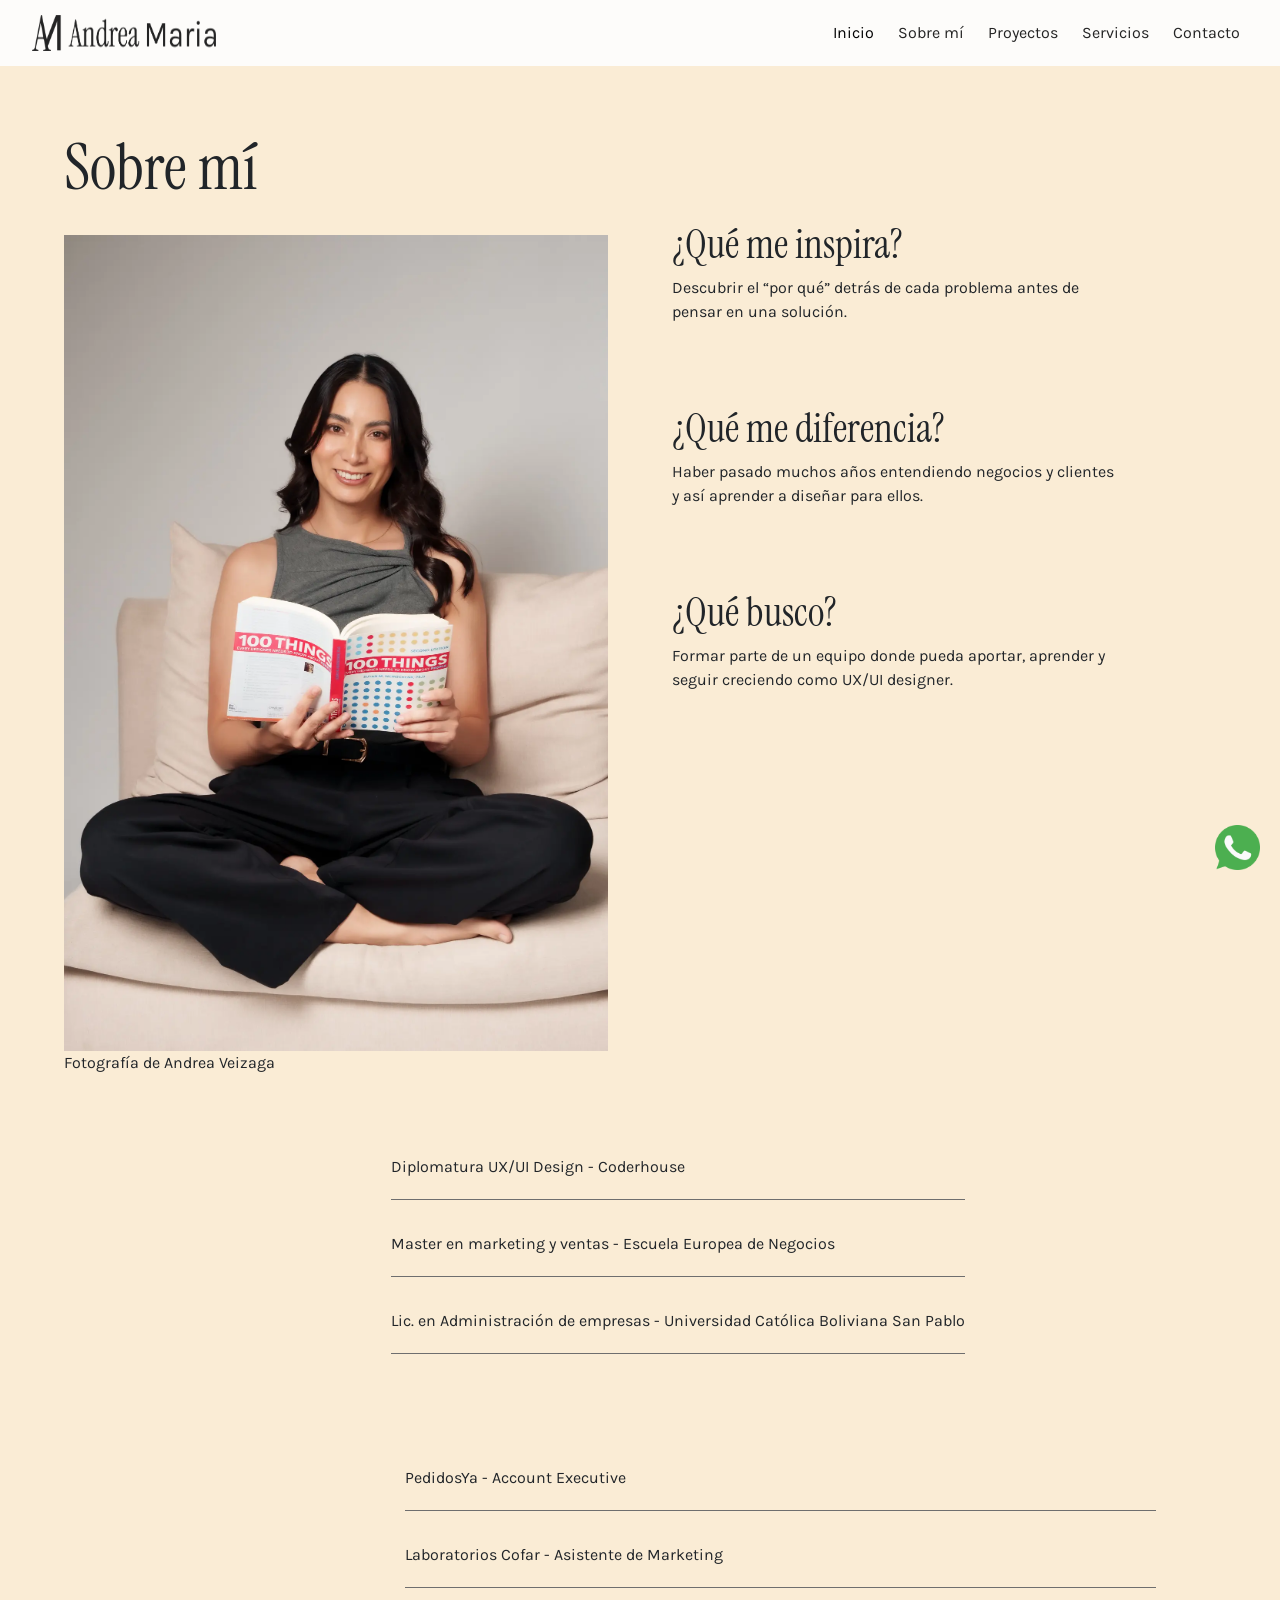
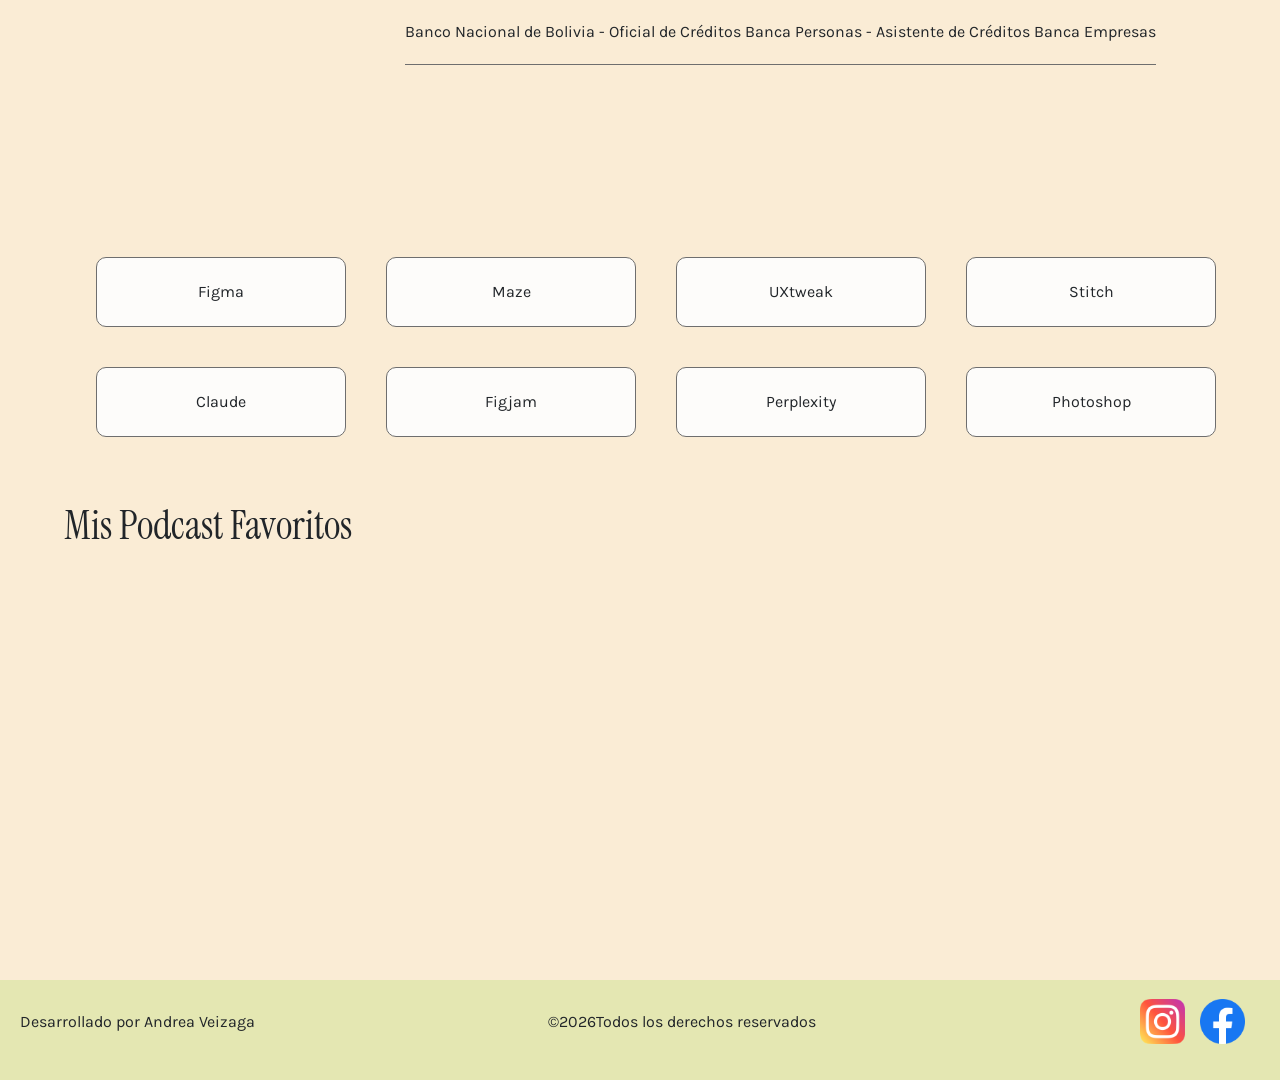
<file: pages/sobremi.html>
<!DOCTYPE html>
<html lang="es">

<head>
    <meta charset="UTF-8">
    <meta name="viewport" content="width=device-width, initial-scale=1.0">
    <!-- Bootstrap -->
    <link href="https://cdn.jsdelivr.net/npm/bootstrap@5.3.8/dist/css/bootstrap.min.css" rel="stylesheet"
        integrity="sha384-sRIl4kxILFvY47J16cr9ZwB07vP4J8+LH7qKQnuqkuIAvNWLzeN8tE5YBujZqJLB" crossorigin="anonymous">
    <!--  AOS Animate-->
    <link href="https://unpkg.com/aos@2.3.1/dist/aos.css" rel="stylesheet">
    <!-- css -->
    <link rel="stylesheet" href="../styles/styles.css">
    <!-- SEO -->
    <title>Sobre mí | Andrea Veizaga</title>
    <link rel="shortcut icon" href="../assets/favicon.png" type="image/x-icon">
    <meta name="description" content="Conoce a Andrea Veizaga, diseñadora UX/UI con experiencia en desarrollo comercial y formación en investigación, UX Writing y diseño de interfaces.">
    <meta property="og:title" content="Sobre mí | Andrea Veizaga">
    <meta property="og:description" content="Conoce a Andrea Veizaga, diseñadora UX/UI con experiencia en desarrollo comercial y formación en diseño, marketing y administración.">
    <meta property="og:type" content="website">
    <meta property="og:url" content="https://portfolio-andrea-veizaga.vercel.app/pages/sobremi.html">
    <meta property="og:image" content="https://github.com/andreaveizagatapia-hub/Portfolio-Andrea-Veizaga/blob/main/assets/Fotos/sentada.jpg">
    <meta property="og:image:alt" content="Andrea Veizaga, diseñadora UX/UI">
    <meta property="og:locale" content="es_BO">
    <meta property="og:site_name" content="Andrea Veizaga | Portfolio UX/UI">
    <!-- keywords -->
     <meta name="keywords" content="Andrea Veizaga, diseñadora UX/UI, perfil UX/UI, experiencia profesional, formación UX/UI, diseño UX, diseño UI, marketing, administración de empresas">
</head>

<body>
    <header>
        <nav class="navbar navbar-expand-lg">
            <div class="container-fluid">
                <a class="navbar-brand" href="../index.html">
                    <img class="logo" src="../assets/logo_princpal.png"
                        alt="logo de marca personal Andrea Maria Veizaga" title="logo de Andrea Veizaga">
                </a>
                <button class="navbar-toggler" type="button" data-bs-toggle="collapse" data-bs-target="#navbarNav"
                    aria-controls="navbarNav" aria-expanded="false" aria-label="Abrir menú">
                    <span class="navbar-toggler-icon"></span>
                </button>
                <div class="collapse navbar-collapse" id="navbarNav">
                    <ul class="navbar-nav ms-auto">
                        <li class="nav-item">
                            <a class="nav-link active" href="../index.html" aria-label="Inicio"
                                title="Inicio">Inicio</a>
                        </li>
                        <li class="nav-item">
                            <a class="nav-link" href="#" aria-label="Sobre mí" title="Sobre mí">Sobre mí</a>
                        </li>
                        <li class="nav-item">
                            <a class="nav-link" href="./proyectos.html" aria-label="Proyectos"
                                title="Proyectos">Proyectos</a>
                        </li>
                        <li class="nav-item">
                            <a class="nav-link" href="./servicios.html" aria-label="Servicios"
                                title="Servicios">Servicios</a>
                        </li>
                        <li class="nav-item">
                            <a class="nav-link" href="./contacto.html" aria-label="Contacto"
                                title="Contacto">Contacto</a>
                        </li>
                    </ul>
                </div>
            </div>
        </nav>
    </header>
    <main>
        <section class="sobre_mi">
            <div class="presentacion">
                <article>
                    <h1>Sobre mí</h1>
                </article>
                <figure>
                    <img class="fotosobremi" src="../assets/Fotos/sentada.webp" alt="Fotografía de Andrea Veizaga"
                        title="Fotografía de Andrea Veizaga">
                    <figcaption>Fotografía de Andrea Veizaga</figcaption>
                </figure>
            </div>
            <article class="informacion">
                <ul>
                    <li>
                        <h2> ¿Qué me inspira?</h2>
                        <p>Descubrir el “por qué” detrás de cada problema antes de pensar en una solución.</p>
                    </li>
                    <li>
                        <h2>¿Qué me diferencia?</h2>
                        <p>Haber pasado muchos años entendiendo negocios y clientes y así aprender a diseñar para ellos.
                        </p>
                    </li>
                    <li>
                        <h2>¿Qué busco?</h2>
                        <p>Formar parte de un equipo donde pueda aportar, aprender y seguir creciendo como UX/UI
                            designer. </p>
                    </li>
                </ul>
            </article>
        </section>
        <section class="formacion">
            <article>
                <h2 data-aos="fade-right">Formación</h2>
            </article>
            <ul class="lista_formacion">
                <li>Diplomatura UX/UI Design - Coderhouse</li>
                <li>Master en marketing y ventas - Escuela Europea de Negocios</li>
                <li>Lic. en Administración de empresas - Universidad Católica Boliviana San Pablo</li>
            </ul>
        </section>
        <section class="experiencia">
            <article>
                <h2 data-aos="fade-right">Experiencia</h2>
            </article>
            <ul class="lista_experiencia">
                <li>PedidosYa - Account Executive</li>
                <li>Laboratorios Cofar - Asistente de Marketing</li>
                <li>Banco Nacional de Bolivia - Oficial de Créditos Banca Personas -
                    Asistente de Créditos Banca Empresas</li>
            </ul>
        </section>
        <section class="herramientas">
            <article>
                <h2 data-aos="fade-right">Herramientas</h2>
            </article>
            <ul class="lista_herramientas">
                <li>Figma</li>
                <li>Maze</li>
                <li>UXtweak</li>
                <li>Stitch</li>
                <li>Claude</li>
                <li>Figjam</li>
                <li>Perplexity</li>
                <li>Photoshop</li>
            </ul>
        </section>
        <section class="mis_podcast">
            <article>
                <h2>Mis Podcast Favoritos</h2>
            </article>
            <article>
                <iframe data-testid="embed-iframe" style="border-radius:12px" src="https://open.spotify.com/embed/playlist/6WPxQ0Wtv2ZW02ZD4WLNgL?utm_source=generator&si=d4a202a265ec4c45" width="100%" height="352" frameBorder="0" allowfullscreen="" allow="autoplay; clipboard-write; encrypted-media; fullscreen; picture-in-picture" loading="lazy"></iframe>
            </article>
        </section>
    </main>
    <footer>
        <p>Desarrollado por Andrea Veizaga</p>
        <p>&copy;<span id="year"></span>Todos los derechos reservados</p>
        <nav class="footernav">
            <ul class="rss">
                <li>
                    <a href="https://www.instagram.com/andreamaria.vt/" target="_blank" title="Instagram"
                        aria-label="Instagram">
                        <img class="logo_rss" src="../assets/logos/instagram.png" alt="Logo de instagram"
                            title="logo de instagram">
                    </a>
                </li>
                <li>
                    <a href="https://www.facebook.com/andrea.veizagatapia" target="_blank" title="Facebook"
                        aria-label="Facebook">
                        <img class="logo_rss" src="../assets/logos/facebook.png" alt="Logo de Facebook"
                            title="logo de Facebook">
                    </a>
                </li>
                <li>
                    <a href="https://wa.me/+59176989090" target="_blank" title="WhatsApp" aria-label="WhatsApp">
                        <img class="logo_ws" src="../assets/logos/whatsapp.png" alt="Logo de WhatsApp"
                            title="logo de WhatsApp">
                    </a>
                </li>
            </ul>
        </nav>
    </footer>
    <script>
        document.getElementById('year').textContent = new Date().getFullYear();
    </script>
    <!-- Bootstrap -->
    <script src="https://cdn.jsdelivr.net/npm/bootstrap@5.3.8/dist/js/bootstrap.bundle.min.js"
        integrity="sha384-FKyoEForCGlyvwx9Hj09JcYn3nv7wiPVlz7YYwJrWVcXK/BmnVDxM+D2scQbITxI"
        crossorigin="anonymous"></script>
    <!-- AOS Animated -->
    <script src="https://unpkg.com/aos@2.3.1/dist/aos.js"></script>
    <script>
      AOS.init();
    </script>
</body>

</html>
</file>
<file: styles/styles.css>
@import url("https://fonts.googleapis.com/css2?family=Instrument+Serif:ital@0;1&family=Karla:ital,wght@0,200..800;1,200..800&display=swap");
* {
  margin: 0;
  padding: 0;
  box-sizing: border-box;
}

body {
  background-color: #FAECD5;
}

footer {
  background-color: #E4E7B2;
}

header {
  background-color: #FDFCFA;
}

body {
  font-family: "Karla", sans-serif;
}

h1,
h2,
h3,
h4,
h5,
h6 {
  font-family: "Instrument Serif", serif;
}

h1 {
  font-size: 3rem;
  font-weight: 400;
}
@media (min-width: 768px) {
  h1 {
    font-size: 3.5rem;
  }
}
@media (min-width: 1024px) {
  h1 {
    font-size: 4rem;
  }
}

h2 {
  font-size: 2.25rem;
  font-weight: 400;
}
@media (min-width: 1024px) {
  h2 {
    font-size: 2.5rem;
  }
}

h3 {
  font-size: 1.75rem;
  font-weight: 400;
}

p {
  font-size: 1rem;
  font-weight: 400;
}

header {
  position: sticky;
  z-index: 1;
  top: 0;
  background-color: #FDFCFA;
}
header .navbar {
  padding: 10px 20px;
}
header .logo {
  width: 184px;
  height: 36px;
}
header .navbar-nav {
  gap: 8px;
}
header .nav-link {
  font-family: "Karla", sans-serif;
  text-decoration: none;
  color: #242424;
  padding: 5px 2px;
  transition: 0.3s;
}
header .nav-link:hover, header .nav-link:focus, header .nav-link:active {
  color: #6F2F3F;
}
header nav ul li {
  list-style: none;
}
@media (min-width: 1024px) {
  header nav ul {
    gap: 15px;
  }
}

footer {
  padding: 20px;
  display: flex;
  flex-direction: column;
  flex-wrap: nowrap;
  justify-content: flex-start;
  align-items: center;
  gap: 15px;
  background-color: #E4E7B2;
}
footer .footernav .rss {
  display: flex;
  gap: 15px;
}
footer .footernav .rss li {
  list-style: none;
}
footer .footernav .rss li a .logo_rss {
  height: 5vh;
  width: auto;
}
footer .footernav .rss li a .logo_ws {
  position: fixed;
  bottom: 30px;
  right: 20px;
  height: 5vh;
  width: auto;
}
@media (min-width: 1024px) {
  footer {
    height: 100px;
    flex-direction: row;
    justify-content: space-between;
  }
}

.hero {
  padding: 40px 24px;
  display: grid;
  grid-template-columns: 1fr;
  grid-template-areas: "herotexto" "fotohero";
  gap: 40px;
}
.hero .herotexto {
  grid-area: herotexto;
  display: flex;
  flex-direction: column;
  flex-wrap: nowrap;
  justify-content: start;
  align-items: stretch;
  gap: 20px;
}
.hero .herotexto nav {
  display: flex;
  flex-direction: row;
  flex-wrap: wrap;
  justify-content: flex-start;
  align-items: stretch;
  gap: 15px;
}
.hero .herotexto nav a {
  background-color: #6F2F3F;
  color: #FDFCFA;
  text-decoration: none;
  padding: 10px 20px;
  border-radius: 8px;
  transition: 0.3s;
}
.hero .herotexto nav a:hover {
  background-color: #FDFCFA;
  color: #6F2F3F;
}
.hero .herotexto nav a:focus {
  background-color: #E4E7B2;
  color: #242424;
}
.hero .herotexto nav a:active {
  background-color: #242424;
  color: #FDFCFA;
}
.hero .fotohero {
  grid-area: fotohero;
  width: 100%;
}
.hero .fotohero .fotoinicio {
  width: 100%;
  height: auto;
}
@media (min-width: 768px) {
  .hero {
    padding: 64px 48px;
  }
}
@media (min-width: 1024px) {
  .hero {
    padding: 100px 120px 64px;
    grid-template-columns: repeat(2, 1fr);
    grid-template-areas: "herotexto fotohero";
    gap: 40px;
    align-items: center;
  }
}

.biografia {
  text-align: center;
  padding-bottom: 40px;
}
@media (min-width: 1024px) {
  .biografia {
    padding-bottom: 64px;
  }
}
.biografia .textobio {
  margin-left: 0;
  margin-right: 0;
  font-size: 1rem;
}
@media (min-width: 1024px) {
  .biografia .textobio {
    margin-left: 250px;
    margin-right: 250px;
    font-size: 1.5rem;
  }
}

.habilidades {
  margin-left: 24px;
  margin-right: 24px;
  margin-bottom: 64px;
  display: flex;
  flex-direction: column;
  flex-wrap: nowrap;
  justify-content: start;
  align-items: stretch;
  gap: 20px;
}
@media (min-width: 1024px) {
  .habilidades {
    margin-left: 64px;
    margin-right: 0px;
  }
}
.habilidades .lista_habilidades {
  display: flex;
  flex-direction: column;
  flex-wrap: nowrap;
  justify-content: start;
  align-items: stretch;
  gap: 16px;
  list-style: none;
}
.habilidades .lista_habilidades li {
  background-color: #FDFCFA;
  border: 1px solid #6E6E6E;
  border-radius: 10px;
  padding: 20px 20px;
  margin-right: 0px;
}
@media (min-width: 1024px) {
  .habilidades .lista_habilidades {
    margin-right: 64px;
  }
}

.experiencia .lista_experiencia, .formacion .lista_formacion {
  list-style: none;
  display: flex;
  flex-direction: column;
  flex-wrap: nowrap;
  justify-content: start;
  align-items: stretch;
  gap: 32px;
}
.experiencia .lista_experiencia li, .formacion .lista_formacion li {
  border-bottom: 1px solid #6E6E6E;
  padding-bottom: 20px;
}

.sobre_mi {
  display: grid;
  grid-template-columns: 1fr;
  gap: 40px;
  margin: 32px 20px;
}
@media (min-width: 1024px) {
  .sobre_mi {
    grid-template-columns: repeat(2, 1fr);
    gap: 64px;
    margin: 64px;
  }
}
.sobre_mi .presentacion {
  display: flex;
  flex-direction: column;
  flex-wrap: nowrap;
  justify-content: start;
  align-items: stretch;
  gap: 20px;
}
.sobre_mi .presentacion figure .fotosobremi {
  width: 100%;
  height: auto;
}
@media (min-width: 1024px) {
  .sobre_mi .presentacion figure .fotosobremi {
    max-width: 629px;
  }
}
.sobre_mi .informacion {
  padding-left: 0px;
  margin: 0px;
  display: flex;
  flex-direction: column;
  flex-wrap: nowrap;
  justify-content: start;
  align-items: stretch;
  gap: 40px;
}
@media (min-width: 1024px) {
  .sobre_mi .informacion {
    padding: 90px 0px 0px 0px;
    max-width: 450px;
    gap: 64px;
  }
}
.sobre_mi .informacion ul {
  padding-left: 0px;
  display: flex;
  flex-direction: column;
  flex-wrap: nowrap;
  justify-content: start;
  align-items: stretch;
  gap: 40px;
}
@media (min-width: 1024px) {
  .sobre_mi .informacion ul {
    gap: 64px;
  }
}
.sobre_mi .informacion ul li {
  list-style: none;
}

.formacion {
  margin: 64px 20px;
  display: flex;
  flex-direction: column;
  flex-wrap: nowrap;
  justify-content: start;
  align-items: stretch;
  gap: 32px;
}
@media (min-width: 1024px) {
  .formacion {
    margin: 64px;
    display: flex;
    flex-direction: row;
    flex-wrap: nowrap;
    justify-content: start;
    align-items: stretch;
    gap: 150px;
  }
}
.experiencia {
  margin: 64px 20px;
  display: flex;
  flex-direction: column;
  flex-wrap: nowrap;
  justify-content: start;
  align-items: stretch;
  gap: 32px;
}
@media (min-width: 1024px) {
  .experiencia {
    margin: 96px 64px 64px 64px;
    display: flex;
    flex-direction: row;
    flex-wrap: nowrap;
    justify-content: start;
    align-items: stretch;
    gap: 150px;
  }
}
.herramientas {
  margin: 64px 20px;
}
@media (min-width: 1024px) {
  .herramientas {
    margin: 64px;
  }
}
.herramientas .lista_herramientas {
  list-style: none;
  margin-top: 32px;
  display: grid;
  grid-template-columns: repeat(2, 1fr);
  gap: 20px;
}
.herramientas .lista_herramientas li {
  background-color: #FDFCFA;
  border: 1px solid #6E6E6E;
  border-radius: 10px;
  width: 100%;
  height: 70px;
  display: flex;
  flex-direction: row;
  flex-wrap: nowrap;
  justify-content: center;
  align-items: center;
  gap: 0px;
}
@media (min-width: 768px) {
  .herramientas .lista_herramientas {
    grid-template-columns: repeat(3, 1fr);
  }
}
@media (min-width: 1024px) {
  .herramientas .lista_herramientas {
    margin-top: 64px;
    grid-template-columns: repeat(4, 1fr);
    gap: 40px;
  }
}

.mis_podcast {
  margin: 64px 20px;
}
@media (min-width: 1024px) {
  .mis_podcast {
    margin: 64px;
  }
}

.proyectos {
  margin: 32px 20px;
}
@media (min-width: 1024px) {
  .proyectos {
    margin: 64px;
  }
}
.proyectos .texto_proyectos {
  max-width: 600px;
}

.mis_proyectos {
  margin: 32px 20px;
  display: grid;
  grid-template-columns: 1fr;
  gap: 20px;
}
@media (min-width: 768px) {
  .mis_proyectos {
    margin: 40px;
    grid-template-columns: repeat(2, 1fr);
  }
}
@media (min-width: 1024px) {
  .mis_proyectos {
    margin: 64px;
    grid-template-columns: repeat(2, 1fr);
  }
}
.mis_proyectos .un_proyecto {
  width: 100%;
  height: auto;
  border-radius: 20px;
  background-color: #FDFCFA;
  text-decoration: none;
  color: #242424;
  transition: 0.3s;
}
.mis_proyectos .un_proyecto:hover {
  background-color: #E4E7B2;
}
.mis_proyectos .un_proyecto:focus {
  background-color: #E4E7B2;
}
.mis_proyectos .un_proyecto:active {
  background-color: #6F2F3F;
  color: #FDFCFA;
}
.mis_proyectos .un_proyecto .fotoproyecto {
  width: 100%;
  height: auto;
  border-radius: 20px;
}
.mis_proyectos .un_proyecto .titulo_proy {
  padding: 0px 20px 20px 20px;
}

.titulo_serv {
  margin: 40px 20px;
  max-width: 600px;
}
@media (min-width: 1024px) {
  .titulo_serv {
    margin: 64px;
    max-width: 600px;
  }
}

.servicios {
  margin: 40px 20px;
}
@media (min-width: 1024px) {
  .servicios {
    margin: 64px;
  }
}
.servicios .h2_serv {
  text-align: center;
  margin-bottom: 40px;
}
@media (min-width: 1024px) {
  .servicios .h2_serv {
    margin-bottom: 64px;
  }
}
.servicios .lista_serv {
  list-style: none;
  padding: 0px;
  display: flex;
  flex-direction: row;
  flex-wrap: wrap;
  justify-content: center;
  align-items: stretch;
  gap: 20px;
}
@media (min-width: 1024px) {
  .servicios .lista_serv {
    gap: 40px;
  }
}
.servicios .lista_serv li {
  text-align: center;
  width: 100%;
  height: auto;
  min-height: 220px;
  padding: 30px 20px;
  background-color: #FDFCFA;
  border: #6E6E6E solid 1px;
  border-radius: 10px;
}
@media (min-width: 1024px) {
  .servicios .lista_serv li {
    width: 480px;
    height: 250px;
    padding: 30px;
  }
}
.servicios .lista_serv .icono-servicio {
  font-size: 2rem;
  margin-bottom: 15px;
}

.proceso {
  margin: 40px 20px;
}
@media (min-width: 1024px) {
  .proceso {
    margin: 64px;
  }
}
.proceso .carousel-caption {
  color: #242424;
}

.contacto {
  display: grid;
  grid-template-columns: 1fr;
  gap: 40px;
  margin: 32px 20px;
}
@media (min-width: 1024px) {
  .contacto {
    grid-template-columns: repeat(2, 1fr);
    gap: 64px;
    margin: 64px;
  }
}
.contacto .info_contacto {
  padding-right: 0px;
}
.contacto .info_contacto ul {
  padding: 20px 0px;
  list-style: none;
}
@media (min-width: 1024px) {
  .contacto .info_contacto ul {
    padding: 20px 20px 20px 0px;
  }
}
.contacto .info_contacto .logo_rss {
  height: 5vh;
  width: auto;
}
.contacto .datos {
  display: flex;
  flex-direction: column;
  flex-wrap: nowrap;
  justify-content: start;
  align-items: stretch;
  gap: 10px;
}
.contacto .datos li {
  margin: 0px;
  padding: 12px 0px;
}
@media (min-width: 1024px) {
  .contacto .datos li {
    margin: 0px 0px 20px 0px;
    padding: 12px;
  }
}
@media (min-width: 1024px) {
  .contacto .datos {
    gap: 0px;
  }
}
.contacto .formulario {
  width: 100%;
  padding: 24px;
  background-color: #E4E7B2;
  border-radius: 20px;
}
@media (min-width: 1024px) {
  .contacto .formulario {
    padding: 30px;
  }
}
.contacto .formulario .fila_form {
  display: flex;
  flex-direction: column;
  flex-wrap: nowrap;
  justify-content: start;
  align-items: stretch;
  gap: 20px;
}
.contacto .formulario .fila_form div {
  width: 100%;
}
@media (min-width: 768px) {
  .contacto .formulario .fila_form {
    flex-direction: row;
  }
  .contacto .formulario .fila_form div {
    width: 50%;
  }
}
@media (min-width: 1024px) {
  .contacto .formulario .fila_form {
    flex-direction: row;
    gap: 20px;
  }
  .contacto .formulario .fila_form div {
    width: 50%;
  }
}
.contacto .formulario div {
  margin-bottom: 10px;
}
.contacto .formulario div label {
  display: block;
  font-size: 14px;
  margin-bottom: 8px;
}
.contacto .formulario div .campo_form {
  width: 100%;
}
.contacto .formulario div .boton_formulario {
  background-color: #6F2F3F;
  color: #FDFCFA;
  border: 2px solid #6F2F3F;
  padding: 10px 20px;
  border-radius: 8px;
  transition: 0.3s;
}
.contacto .formulario div .boton_formulario:hover {
  background-color: #FDFCFA;
  color: #6F2F3F;
}
.contacto .formulario div .boton_formulario:focus {
  background-color: #E4E7B2;
  color: #242424;
}
.contacto .formulario div .boton_formulario:active {
  background-color: #242424;
  color: #FDFCFA;
}
.contacto .formulario div:last-child {
  display: flex;
  gap: 15px;
}
.contacto .formulario textarea {
  height: 280px;
}

/*# sourceMappingURL=styles.css.map */
</file>
